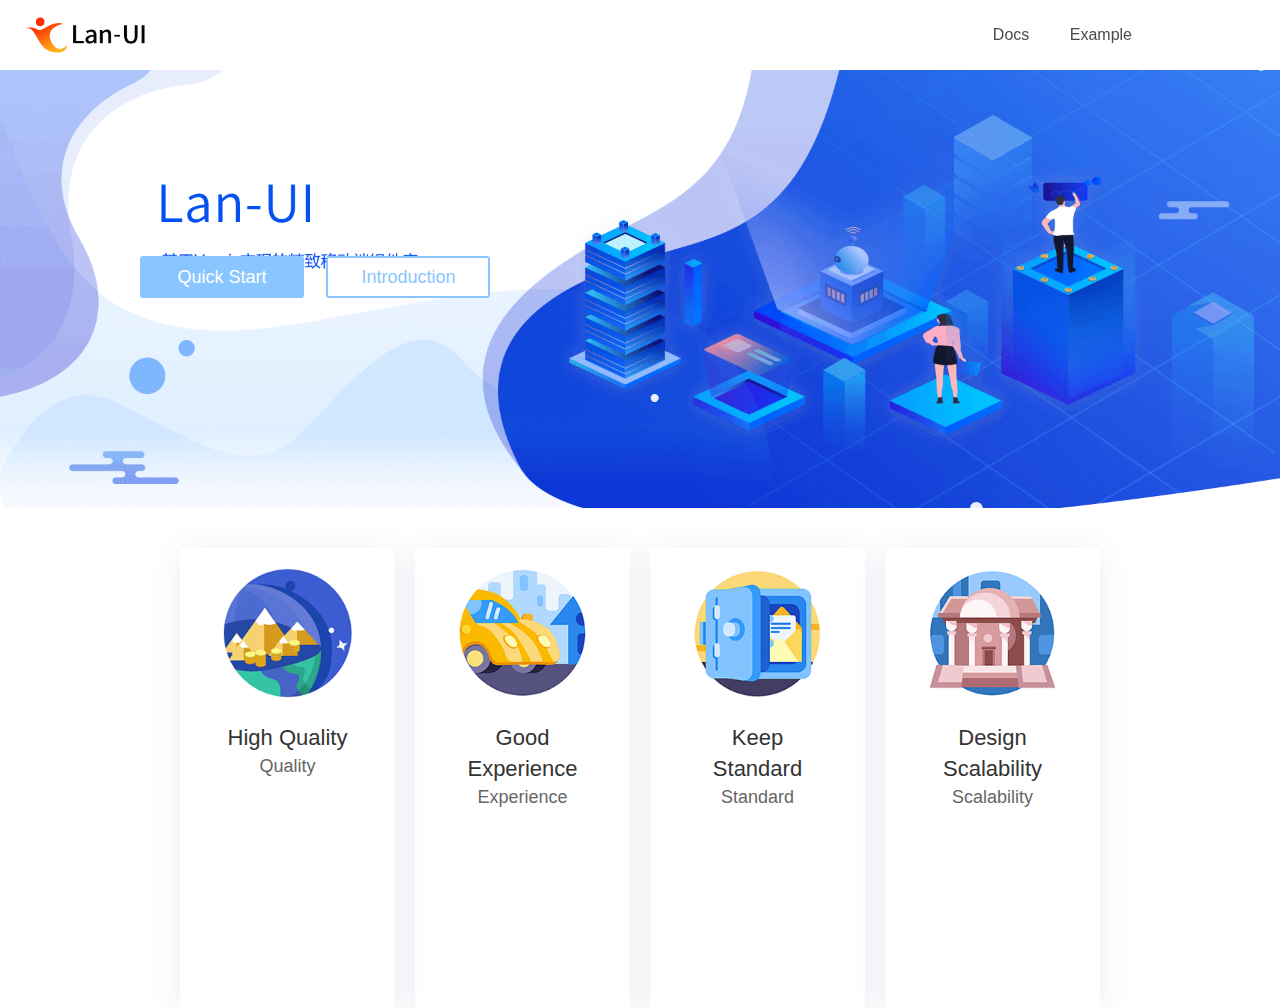
<file: index.html>
<!DOCTYPE html><html><head><meta charset=utf-8><meta name=viewport content="width=device-width,initial-scale=1,maximum-scale=1,minimum-scale=1,user-scalable=no"><meta name=x5-cache content=disable><meta name=keywords content=LAN,UI,VUE,COMPONENT,LIB,LIBRARY><link rel="shortcut icon" type=images/x-icon href=./img/logo.ico><title>lan-ui Document</title><link href=./css/app.d8aaae958302cec37f0abcb3e80520b2.css rel=stylesheet></head><body><div id=app></div><script type=text/javascript src=./js/manifest.7ccc547b726ba1cebf6e.js></script><script type=text/javascript src=./js/vendor.2e6f08f74ae971eb1be3.js></script><script type=text/javascript src=./js/app.371be8d7d9a6f7455a1d.js></script></body></html>
</file>
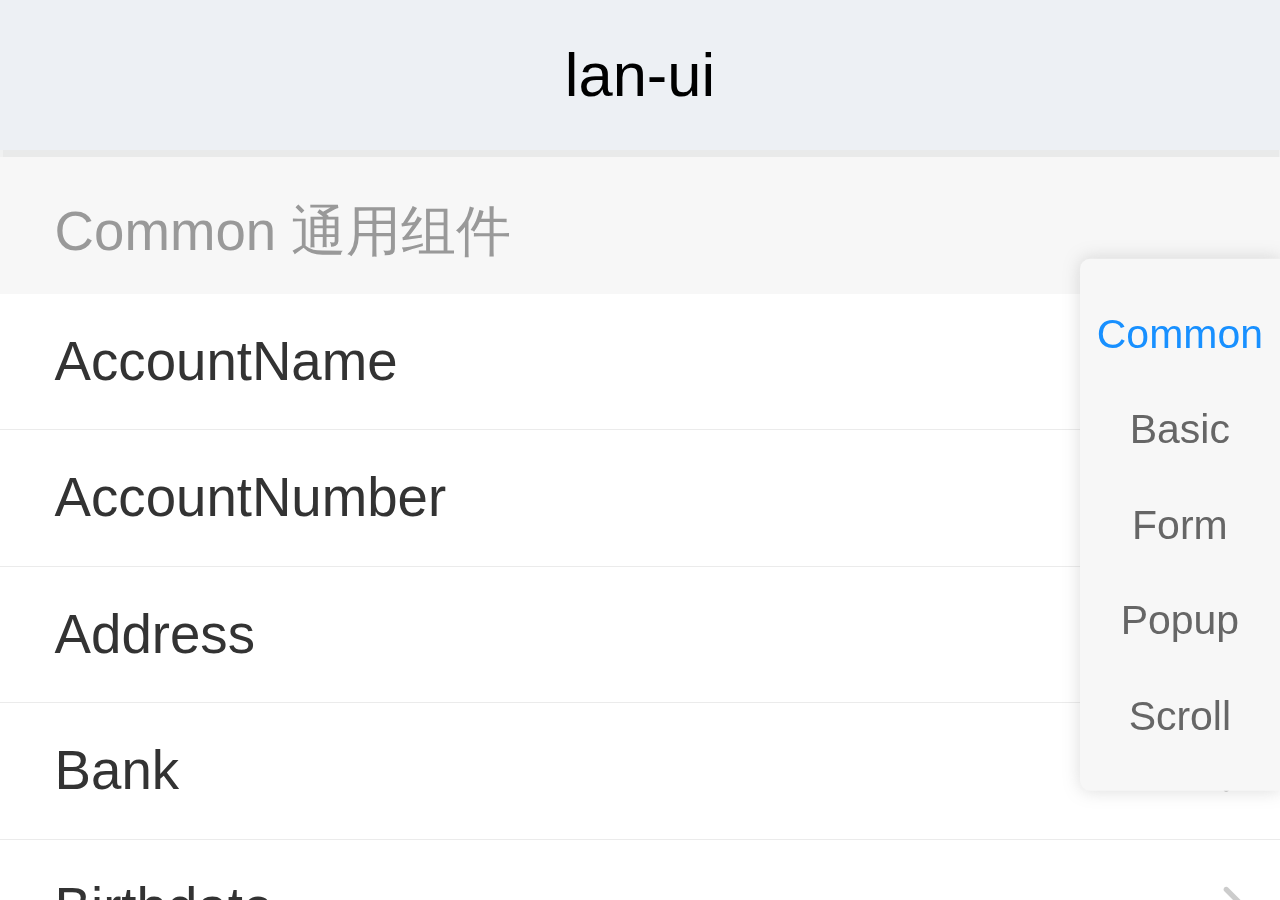
<file: example/index.html>
<!DOCTYPE html><html><head><meta charset=UTF-8><title>lan-ui lib</title><meta name=viewport content="width=device-width,initial-scale=1,maximum-scale=1,minimum-scale=1,user-scalable=no,viewport-fit=cover"><link rel="shortcut icon" type=images/x-icon href=./img/logo.ico><link href=css/app.98506307a159bb8c8af7c03a8d5afa02.css rel=stylesheet></head><body><div id=app></div><script type=text/javascript src=js/manifest.346dd10710fe9c0348bf.js></script><script type=text/javascript src=js/vendor.3a827f8f4931a745467d.js></script><script type=text/javascript src=js/app.d6f8360cbb57139f55ce.js></script></body></html>
</file>
